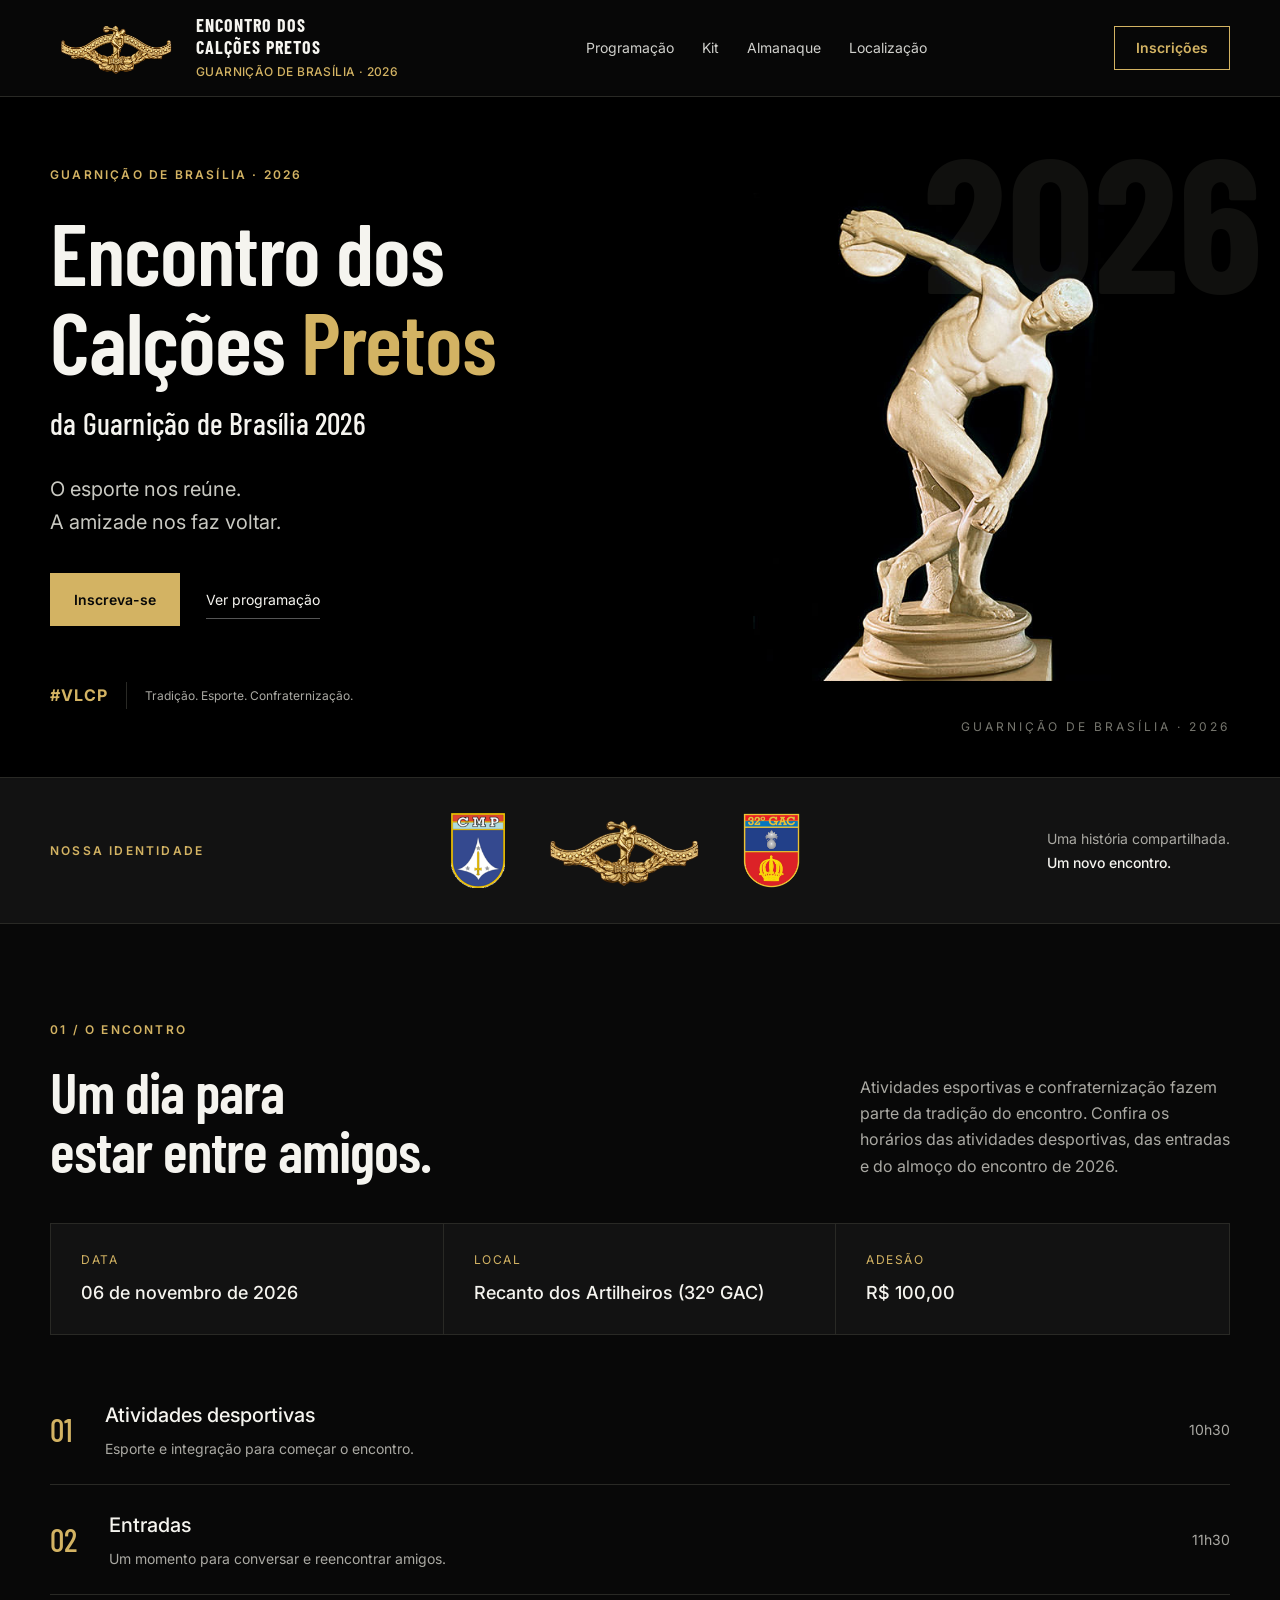
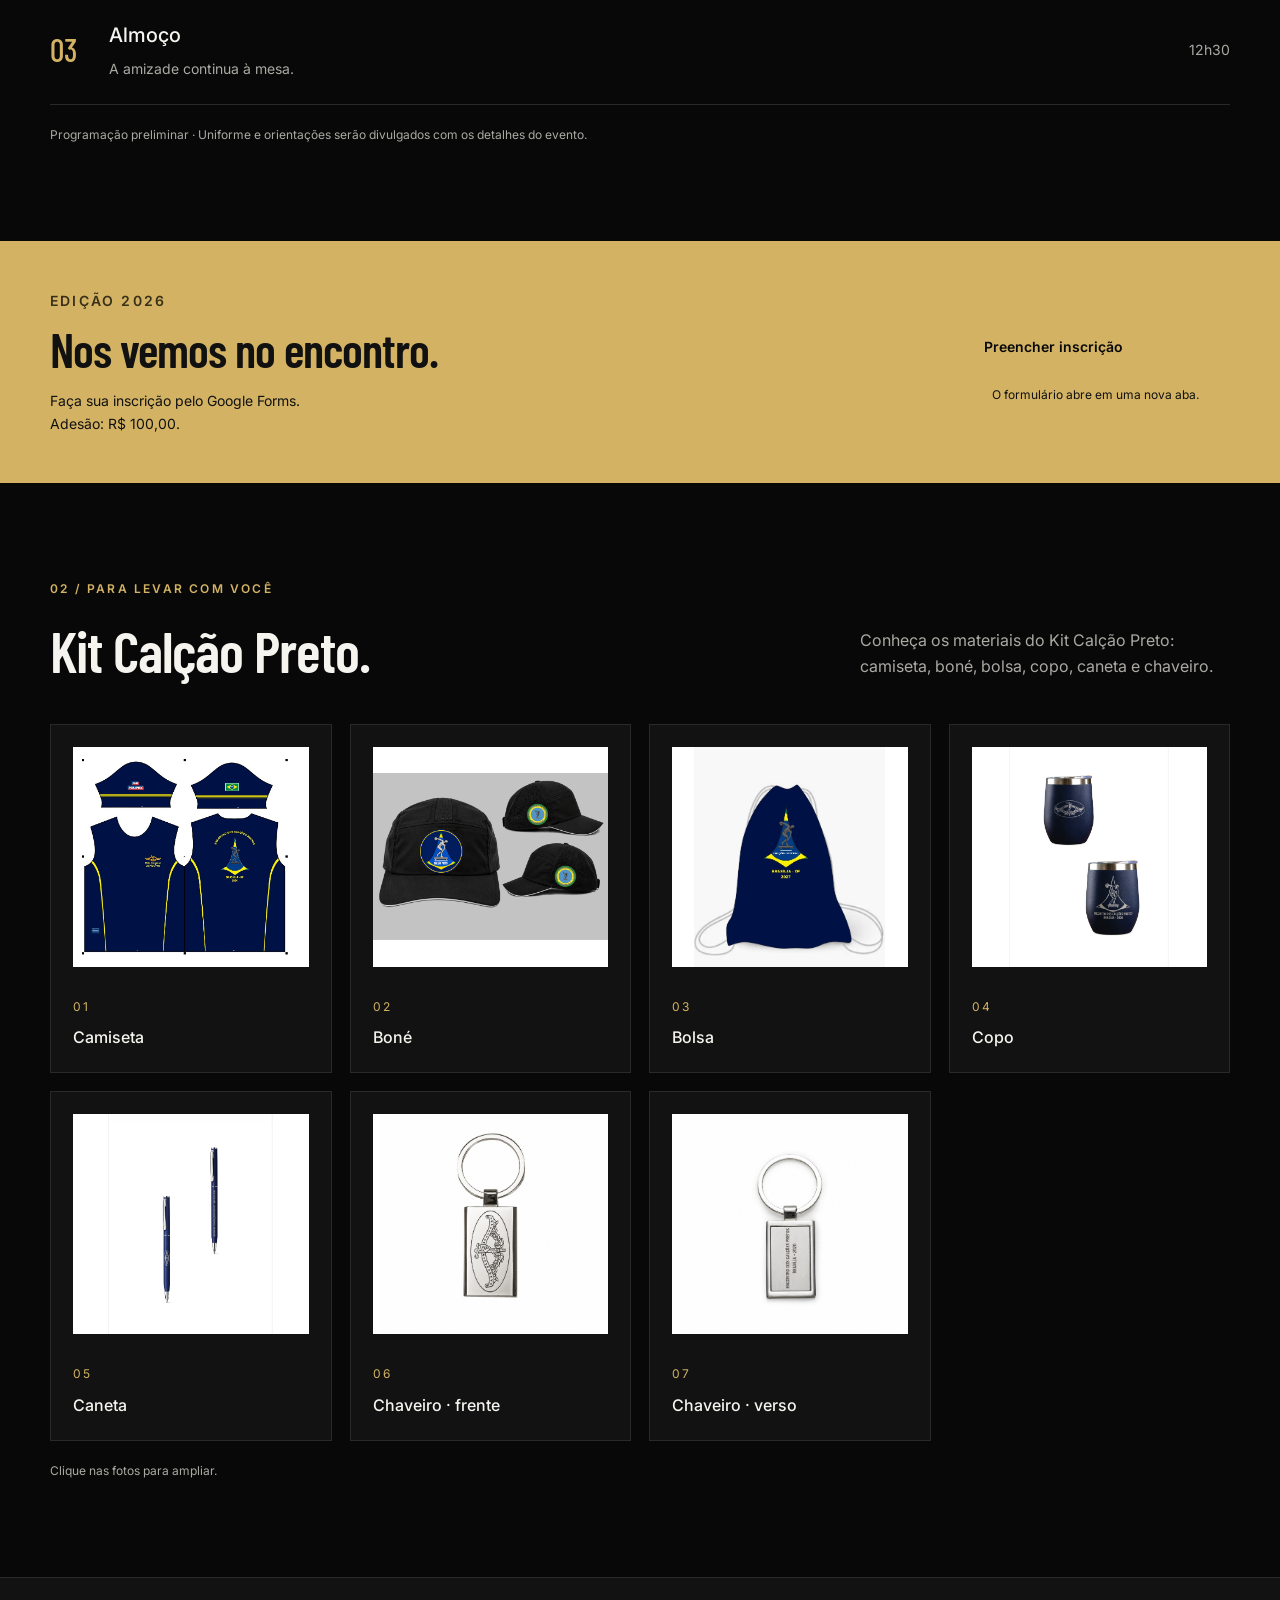
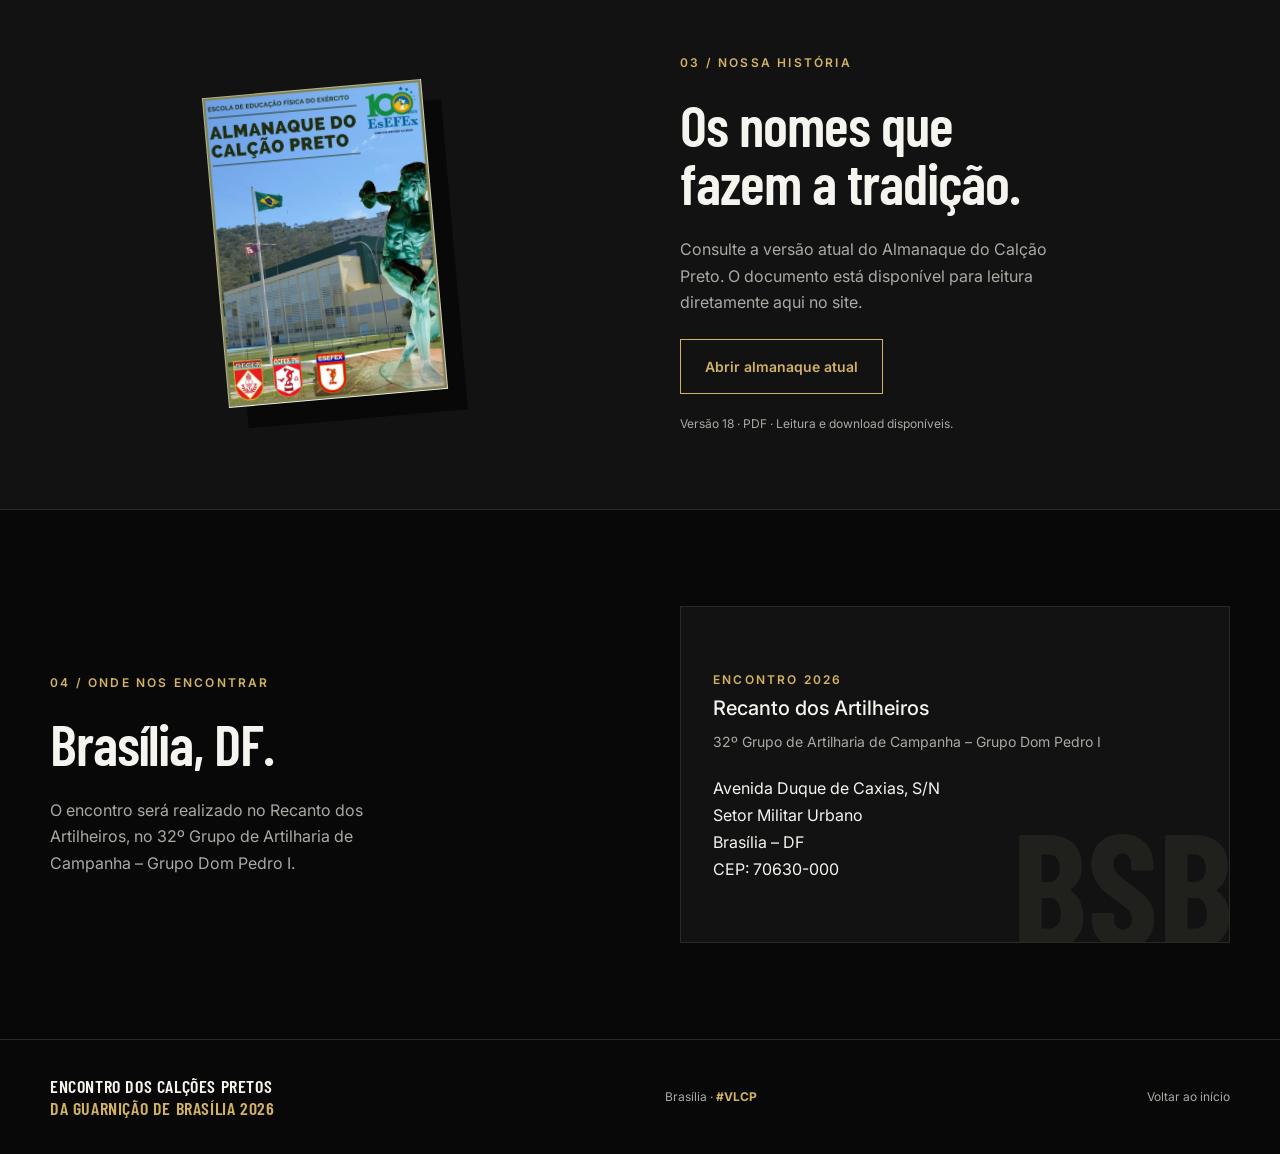
<file: index.html>
<!doctype html>
<html lang="pt-BR">
<head><meta charset="utf-8"><meta name="viewport" content="width=device-width,initial-scale=1"><meta name="theme-color" content="#080808"><title>Encontro dos Calções Pretos da Guarnição de Brasília 2026</title><meta name="description" content="Encontro dos Calções Pretos da Guarnição de Brasília 2026. Programação, inscrições, kit e almanaque."><link rel="icon" type="image/png" href="assets/breve-educacao-fisica-transparente.png"><link rel="stylesheet" href="style.css"></head>
<body>
<a class="skip" href="#conteudo">Ir para o conteúdo</a>
<header><div class="wrap header-inner"><a class="brand" href="#inicio" aria-label="Encontro dos Calções Pretos da Guarnição de Brasília 2026, início"><img class="brand-brevet" src="assets/breve-educacao-fisica-transparente.png" alt="Brevê do curso de Educação Física do Exército" width="1774" height="887"><span class="brand-name">ENCONTRO DOS<br>CALÇÕES PRETOS<span class="brand-subtitle">GUARNIÇÃO DE BRASÍLIA · 2026</span></span></a><nav aria-label="Principal"><a href="#programacao">Programação</a><a href="#kit">Kit</a><a href="#almanaque">Almanaque</a><a href="#local">Localização</a></nav><a class="header-cta" href="#inscricoes">Inscrições</a></div></header>
<main id="conteudo">
<section id="inicio" class="hero"><div class="wrap hero-grid"><div class="hero-copy"><p class="eyebrow">GUARNIÇÃO DE BRASÍLIA · 2026</p><h1>Encontro dos<br>Calções <em>Pretos</em><span class="hero-subtitle">da Guarnição de Brasília 2026</span></h1><p class="lead">O esporte nos reúne.<br>A amizade nos faz voltar.</p><div class="hero-actions"><a class="btn gold" href="https://docs.google.com/forms/d/e/1FAIpQLSf-igtCfRXwqTlZdKTroESabaCsJOHyF1tmmEmzYUtxkfRQUw/viewform?usp=dialog" target="_blank" rel="noopener noreferrer">Inscreva-se</a><a class="text-link" href="#programacao">Ver programação</a></div><div class="hero-bottom"><span class="vlcp">#VLCP</span><span>Tradição. Esporte. Confraternização.</span></div></div><div class="hero-art"><span class="art-year" aria-hidden="true">2026</span><img src="assets/discobolo.jpg" alt="Escultura do Discóbolo, símbolo do esporte" fetchpriority="high" width="800" height="600"><span class="art-caption">GUARNIÇÃO DE BRASÍLIA · 2026</span></div></div></section>
<div class="identity-strip"><div class="wrap identity-inner"><span class="eyebrow">NOSSA IDENTIDADE</span><div class="crests"><img src="assets/cmp.png" alt="Brasão do Comando Militar do Planalto" width="90" height="126"><img class="brevet" src="assets/breve-educacao-fisica-transparente.png" alt="Brevê do curso de Educação Física do Exército" width="1774" height="887"><img class="gac" src="assets/32-gac-novo.png" alt="Brasão do 32º Grupo de Artilharia de Campanha" width="431" height="579"></div><p>Uma história compartilhada.<br><strong>Um novo encontro.</strong></p></div></div>
<section id="programacao" class="section wrap"><div class="section-heading"><div><p class="eyebrow">01 / O ENCONTRO</p><h2>Um dia para<br>estar entre amigos.</h2></div><p class="section-intro">Atividades esportivas e confraternização fazem parte da tradição do encontro. Confira os horários das atividades desportivas, das entradas e do almoço do encontro de 2026.</p></div><div class="event-info"><div><span>DATA</span><strong>06 de novembro de 2026</strong></div><div><span>LOCAL</span><strong>Recanto dos Artilheiros (32º GAC)</strong></div><div><span>ADESÃO</span><strong>R$ 100,00</strong></div></div><div class="program"><article><span class="number">01</span><div><h3>Atividades desportivas</h3><p>Esporte e integração para começar o encontro.</p></div><span class="time"><time datetime="10:30">10h30</time></span></article><article><span class="number">02</span><div><h3>Entradas</h3><p>Um momento para conversar e reencontrar amigos.</p></div><span class="time"><time datetime="11:30">11h30</time></span></article><article><span class="number">03</span><div><h3>Almoço</h3><p>A amizade continua à mesa.</p></div><span class="time"><time datetime="12:30">12h30</time></span></article></div><p class="note">Programação preliminar · Uniforme e orientações serão divulgados com os detalhes do evento.</p></section>
<section id="inscricoes" class="registration"><div class="wrap registration-inner"><div><p class="eyebrow">EDIÇÃO 2026</p><h2>Nos vemos no encontro.</h2><p>Faça sua inscrição pelo Google Forms.<br>Adesão: R$ 100,00.</p></div><div class="registration-state"><a class="btn gold" href="https://docs.google.com/forms/d/e/1FAIpQLSf-igtCfRXwqTlZdKTroESabaCsJOHyF1tmmEmzYUtxkfRQUw/viewform?usp=dialog" target="_blank" rel="noopener noreferrer">Preencher inscrição</a><span class="registration-detail">O formulário abre em uma nova aba.</span></div></div></section>
<section id="kit" class="section wrap"><div class="section-heading"><div><p class="eyebrow">02 / PARA LEVAR COM VOCÊ</p><h2>Kit Calção Preto.</h2></div><p class="section-intro">Conheça os materiais do Kit Calção Preto: camiseta, boné, bolsa, copo, caneta e chaveiro.</p></div><div class="kit-grid"><article class="kit-card"><div class="kit-photo"><a href="assets/kit-camiseta.jpg" target="_blank" rel="noopener noreferrer" aria-label="Ampliar foto: Camiseta"><img src="assets/kit-camiseta.jpg" alt="Camiseta do Kit Calção Preto" loading="lazy"></a></div><span>01</span><h3>Camiseta</h3></article><article class="kit-card"><div class="kit-photo"><a href="assets/kit-bone-novo.png" target="_blank" rel="noopener noreferrer" aria-label="Ampliar foto: Boné"><img src="assets/kit-bone-novo.png" alt="Boné do Kit Calção Preto" loading="lazy"></a></div><span>02</span><h3>Boné</h3></article><article class="kit-card"><div class="kit-photo"><a href="assets/kit-bolsa.jpg" target="_blank" rel="noopener noreferrer" aria-label="Ampliar foto: Bolsa"><img src="assets/kit-bolsa.jpg" alt="Bolsa do Kit Calção Preto" loading="lazy"></a></div><span>03</span><h3>Bolsa</h3></article><article class="kit-card"><div class="kit-photo"><a href="assets/kit-copo.jpg" target="_blank" rel="noopener noreferrer" aria-label="Ampliar foto: Copo"><img src="assets/kit-copo.jpg" alt="Copo do Kit Calção Preto" loading="lazy"></a></div><span>04</span><h3>Copo</h3></article><article class="kit-card"><div class="kit-photo"><a href="assets/kit-caneta.jpg" target="_blank" rel="noopener noreferrer" aria-label="Ampliar foto: Caneta"><img src="assets/kit-caneta.jpg" alt="Caneta do Kit Calção Preto" loading="lazy"></a></div><span>05</span><h3>Caneta</h3></article><article class="kit-card"><div class="kit-photo"><a href="assets/kit-chaveiro-frente.jpg" target="_blank" rel="noopener noreferrer" aria-label="Ampliar foto: Chaveiro · frente"><img src="assets/kit-chaveiro-frente.jpg" alt="Chaveiro · frente do Kit Calção Preto" loading="lazy"></a></div><span>06</span><h3>Chaveiro · frente</h3></article><article class="kit-card"><div class="kit-photo"><a href="assets/kit-chaveiro-verso.jpg" target="_blank" rel="noopener noreferrer" aria-label="Ampliar foto: Chaveiro · verso"><img src="assets/kit-chaveiro-verso.jpg" alt="Chaveiro · verso do Kit Calção Preto" loading="lazy"></a></div><span>07</span><h3>Chaveiro · verso</h3></article></div><p class="note">Clique nas fotos para ampliar.</p></section>
<section id="almanaque" class="almanaque"><div class="wrap book-grid"><div class="book-art"><img src="assets/almanaque-atual.jpg" alt="Capa do Almanaque do Calção Preto, versão atual" loading="lazy" width="300" height="424"></div><div><p class="eyebrow">03 / NOSSA HISTÓRIA</p><h2>Os nomes que<br>fazem a tradição.</h2><p>Consulte a versão atual do Almanaque do Calção Preto. O documento está disponível para leitura diretamente aqui no site.</p><a class="btn outline" href="almanaque.html">Abrir almanaque atual</a><p class="note">Versão 18 · PDF · Leitura e download disponíveis.</p></div></div></section>
<section id="local" class="section wrap location"><div><p class="eyebrow">04 / ONDE NOS ENCONTRAR</p><h2>Brasília, DF.</h2><p class="section-intro">O encontro será realizado no Recanto dos Artilheiros, no 32º Grupo de Artilharia de Campanha – Grupo Dom Pedro I.</p></div><div class="location-panel"><span class="location-monogram" aria-hidden="true">BSB</span><div><span class="eyebrow">ENCONTRO 2026</span><h3>Recanto dos Artilheiros</h3><p>32º Grupo de Artilharia de Campanha – Grupo Dom Pedro I</p><address class="venue-address">Avenida Duque de Caxias, S/N<br>Setor Militar Urbano<br>Brasília – DF<br>CEP: 70630-000</address></div></div></section>
</main><footer><div class="wrap footer-inner"><div class="footer-brand">ENCONTRO DOS CALÇÕES PRETOS<br><span>DA GUARNIÇÃO DE BRASÍLIA 2026</span></div><p>Brasília · <strong>#VLCP</strong></p><a href="#inicio">Voltar ao início</a></div></footer>
</body></html>
</file>
<file: style.css>
@import url('https://fonts.googleapis.com/css2?family=Barlow+Condensed:wght@500;600;700;800&family=Inter:wght@400;500;600;700&display=swap');
:root{--bg:#080808;--panel:#121212;--gold:#d3b363;--text:#f5f4ef;--muted:#aaa9a3;--line:#292925}*{box-sizing:border-box}html{scroll-behavior:smooth;scroll-padding-top:95px}body{margin:0;background:var(--bg);color:var(--text);font:16px/1.65 Inter,Arial,sans-serif}a{color:inherit;text-decoration:none}img{max-width:100%;display:block;height:auto}a:focus-visible{outline:3px solid var(--gold);outline-offset:6px}.wrap{width:min(1180px,calc(100% - 64px));margin-inline:auto}.skip{position:fixed;left:20px;top:-100px;background:var(--gold);color:#080808;padding:12px;z-index:20}.skip:focus{top:10px}header{position:sticky;top:0;background:#080808f5;border-bottom:1px solid var(--line);z-index:10}.header-inner{min-height:96px;display:flex;gap:32px;align-items:center;justify-content:space-between}.brand{display:flex;gap:14px;align-items:center}.brand-symbol{color:var(--gold);font:700 32px/1 'Barlow Condensed',Arial,sans-serif;border:1px solid var(--gold);padding:8px 10px}.brand-symbol span{font:600 12px/1.2 Inter,Arial,sans-serif;display:block;text-align:center;margin-top:4px}.brand-name{font:700 18px/1.2 'Barlow Condensed',Arial,sans-serif;letter-spacing:1px}nav{display:flex;gap:28px;font-size:14px;color:#d0d0cc}nav a:hover,.text-link:hover{color:var(--gold)}.header-cta{border:1px solid var(--gold);padding:9px 21px;color:var(--gold);font-size:14px;font-weight:600}.hero{overflow:hidden;background:#000}.hero-grid{display:grid;grid-template-columns:1.05fr 1fr;min-height:680px;align-items:center;position:relative}.hero-copy{position:relative;z-index:2;padding:66px 0}.eyebrow{font-size:12px;font-weight:600;letter-spacing:2.2px;color:var(--gold);margin:0 0 22px}h1,h2,h3,p{margin-top:0}h1,h2{font-family:'Barlow Condensed','Arial Narrow',Arial,sans-serif;font-weight:600;line-height:1.02;letter-spacing:-1px}h1{font-size:clamp(62px,6.8vw,104px);margin-bottom:30px}h1 em{font-style:normal;color:var(--gold)}.lead{color:#c9c9c2;font-size:20px;line-height:1.65;margin-bottom:34px}.hero-actions{display:flex;gap:26px;align-items:center;flex-wrap:wrap}.btn{display:inline-flex;align-items:center;justify-content:center;padding:15px 24px;font-size:14px;font-weight:600;transition:background .2s}.gold{background:var(--gold);color:#080808}.gold:hover{background:#e7c77b}.text-link{font-size:14px;border-bottom:1px solid #555;padding:7px 0}.hero-bottom{display:flex;gap:18px;align-items:center;margin-top:56px;color:var(--muted);font-size:12px}.vlcp{color:var(--gold);font-weight:700;font-size:16px;letter-spacing:1px;border-right:1px solid var(--line);padding-right:18px}.hero-art{position:relative;align-self:stretch;display:flex;align-items:center;justify-content:center}.hero-art img{position:relative;z-index:1;width:650px;max-width:130%;mix-blend-mode:screen}.art-year{position:absolute;top:24px;right:-32px;font:700 clamp(100px,15vw,210px)/1 'Barlow Condensed',Arial,sans-serif;color:#10100e;letter-spacing:0}.art-caption{position:absolute;bottom:40px;right:0;font-size:12px;letter-spacing:3px;color:#76766e}.identity-strip{border-block:1px solid var(--line);background:var(--panel)}.identity-inner{min-height:145px;display:flex;align-items:center;justify-content:space-between;gap:35px}.identity-inner .eyebrow{margin:0}.crests{display:flex;align-items:center;gap:35px}.crests img{height:76px;width:auto;object-fit:contain}.crests img.gac{width:auto;height:76px;border-radius:0;object-fit:contain}.identity-inner p{color:var(--muted);font-size:14px;margin:0}.identity-inner strong{color:var(--text);font-weight:500}.section{padding-block:96px}.section-heading{display:flex;justify-content:space-between;align-items:flex-end;gap:50px;margin-bottom:44px}h2{font-size:clamp(40px,4.5vw,60px);margin-bottom:0}.section-intro{max-width:370px;color:var(--muted);font-size:16px;margin-bottom:0}.event-info{display:grid;grid-template-columns:repeat(3,1fr);background:var(--panel);border:1px solid var(--line);margin-bottom:40px}.event-info>div{padding:26px 30px;border-right:1px solid var(--line)}.event-info>div:last-child{border:0}.event-info span{display:block;font-size:12px;letter-spacing:1.5px;color:var(--gold);margin-bottom:8px}.event-info strong{font-size:18px;font-weight:500}.program article{display:flex;align-items:center;gap:32px;border-bottom:1px solid var(--line);padding:24px 0}.number{font:500 32px 'Barlow Condensed',Arial,sans-serif;color:var(--gold)}h3{font-size:20px;font-weight:500;margin-bottom:5px}.program p{font-size:14px;color:var(--muted);margin:0}.time{margin-left:auto;color:var(--muted);font-size:14px}.note{font-size:12px;color:var(--muted);margin:20px 0 0}.registration{background:var(--gold);color:#111}.registration-inner{padding-block:48px;display:flex;align-items:center;justify-content:space-between;gap:40px}.registration .eyebrow{color:#393019;margin-bottom:13px}.registration h2{font-size:48px;margin-bottom:15px}.registration p{margin:0;font-size:14px}.registration-state{min-width:270px;max-width:340px}.status{display:block;background:#111;color:var(--gold);padding:18px 24px;font-weight:600;font-size:14px;text-align:center}.registration-detail{display:block;font-size:12px;margin-top:12px;text-align:center}.kit-grid{display:grid;grid-template-columns:repeat(4,1fr);gap:18px}.kit-card{background:var(--panel);border:1px solid var(--line);padding:22px}.kit-card>div{height:220px;display:flex;align-items:center;justify-content:center;margin-bottom:25px}.kit-card img{height:100%;width:100%;object-fit:contain}.kit-card>span{color:var(--gold);font-size:12px;letter-spacing:2px}.kit-card h3{font-size:16px;margin:6px 0 0}.almanaque{border-block:1px solid var(--line);background:var(--panel);overflow:hidden}.book-grid{display:grid;grid-template-columns:1fr 1fr;align-items:center;gap:80px;padding-block:75px}.book-art{display:flex;align-items:center;justify-content:center}.book-art img{width:220px;transform:rotate(-5deg);box-shadow:18px 22px 0 #080808}.book-grid h2{margin-bottom:24px}.book-grid p:not(.eyebrow):not(.note){color:var(--muted);max-width:370px}.outline{border:1px solid var(--gold);color:var(--gold);margin-top:8px}.outline:hover{background:#272116}.location{display:grid;grid-template-columns:1fr 1fr;gap:80px;align-items:center}.location h2{margin-bottom:24px}.location-panel{position:relative;border:1px solid var(--line);background:var(--panel);padding:58px 32px;overflow:hidden}.location-panel>div{position:relative;z-index:1}.location-monogram{position:absolute;right:-4px;bottom:-22px;font:700 160px/1 'Barlow Condensed',Arial,sans-serif;color:#20201c}.location-panel .eyebrow{margin-bottom:15px}.location-panel p{font-size:14px;color:var(--muted);margin-bottom:0}footer{border-top:1px solid var(--line);padding:35px 0}.footer-inner{display:flex;align-items:center;justify-content:space-between;gap:25px}.footer-brand{font:600 18px 'Barlow Condensed',Arial,sans-serif;letter-spacing:.6px}.footer-brand span{color:var(--gold);margin-left:8px}footer p,footer a{font-size:12px;color:var(--muted);margin:0}footer strong{color:var(--gold)}
@media(min-width:1500px){.hero-grid{min-height:730px}}@media(max-width:900px){nav{gap:16px}.header-inner{gap:18px}.brand-name{display:none}.hero-grid{min-height:600px}.hero-art img{max-width:155%}h1{font-size:74px}.kit-grid{grid-template-columns:repeat(2,1fr)}.section-heading{gap:32px}.identity-inner{gap:24px}.crests{gap:22px}.identity-inner .eyebrow{display:none}.book-grid,.location{gap:40px}.registration-inner{align-items:flex-start}.registration h2{font-size:40px}}
@media(max-width:600px){html{scroll-padding-top:82px}.wrap{width:calc(100% - 40px)}.header-inner{min-height:78px;gap:12px}nav{display:none}.brand-name{display:block;font-size:15px;letter-spacing:.5px}.brand-symbol{font-size:24px;padding:6px 8px}.brand-symbol span{font-size:12px}.header-cta{padding:8px 12px;font-size:12px}.hero-grid{grid-template-columns:1fr;min-height:auto}.hero-copy{padding:48px 0 0}.eyebrow{font-size:12px;letter-spacing:1.7px;margin-bottom:18px}h1{font-size:clamp(56px,14vw,80px);margin-bottom:22px}.lead{font-size:18px;margin-bottom:27px}.hero-actions{gap:20px}.btn{padding:14px 20px}.hero-bottom{margin-top:32px;gap:12px;flex-wrap:wrap}.hero-art{height:320px;margin-top:10px}.hero-art img{height:310px;width:420px;object-fit:contain;max-width:120%}.art-year{font-size:120px;top:0;right:0}.art-caption{bottom:12px;left:0;text-align:center;font-size:12px;letter-spacing:1.3px}.identity-inner{padding-block:25px;justify-content:center;flex-wrap:wrap;gap:18px}.identity-inner p{text-align:center}.crests{gap:32px}.crests img{height:62px}.crests img.gac{width:auto;height:62px}.section{padding-block:58px}.section-heading{display:block;margin-bottom:30px}h2{font-size:43px;letter-spacing:-.5px}.section-intro{margin-top:22px;max-width:none}.event-info{grid-template-columns:1fr;margin-bottom:20px}.event-info>div{border-right:0;border-bottom:1px solid var(--line);padding:17px 20px;display:flex;justify-content:space-between;align-items:center;gap:12px}.event-info span{margin:0}.event-info strong{font-size:16px}.program article{gap:18px;flex-wrap:wrap;padding:22px 0}.program article>div{width:calc(100% - 45px)}.program h3{font-size:18px}.time{margin-left:45px;font-size:12px}.registration-inner{display:block;padding-block:36px}.registration h2{font-size:40px}.registration-state{margin-top:28px;max-width:none;min-width:0}.kit-grid{gap:12px}.kit-card{padding:14px}.kit-card>div{height:160px;margin-bottom:16px}.kit-card h3{font-size:14px}.book-grid{grid-template-columns:1fr;gap:45px;padding-block:55px}.book-art img{width:185px}.book-grid>div:last-child{max-width:100%}.location{grid-template-columns:1fr;gap:28px}.location-panel{padding:40px 24px}.location-monogram{font-size:140px}.footer-inner{flex-direction:column;text-align:center;gap:15px}.footer-brand{font-size:17px}}@media(prefers-reduced-motion:reduce){html{scroll-behavior:auto}*{transition:none!important}}

/* Brevê do curso de Educação Física */
.brand-brevet{width:132px;height:58px;object-fit:contain;object-position:center;background:transparent;border-radius:0;flex-shrink:0}.crests img.brevet{width:168px;height:78px;object-fit:contain;object-position:center;background:transparent;border-radius:0}.brand-symbol{display:none}@media(max-width:900px){.brand-name{display:block;font-size:15px}.header-inner{gap:16px}nav{gap:16px}.brand-brevet{width:100px;height:48px}.crests{gap:25px}}@media(max-width:700px){nav{display:none}}@media(max-width:600px){.brand{gap:9px}.brand-brevet{width:84px;height:42px}.brand-name{font-size:13px;letter-spacing:.2px}.header-cta{font-size:12px;padding:8px 10px}.header-inner{gap:8px}.crests{gap:20px}.crests img.brevet{width:126px;height:62px}}

.brand-subtitle{display:block;font:500 12px/1.4 Inter,Arial,sans-serif;letter-spacing:.4px;color:var(--gold);margin-top:6px}.hero-subtitle{display:block;font:500 clamp(20px,2.4vw,30px)/1.35 'Barlow Condensed',Arial,sans-serif;letter-spacing:.2px;color:var(--text);margin-top:18px}.footer-brand span{margin-left:0}@media(max-width:1050px){nav{display:none}}@media(max-width:600px){.brand-subtitle{font-size:12px;letter-spacing:0;max-width:165px}.brand-brevet{width:65px}.brand-name{font-size:13px}.hero-subtitle{font-size:24px}.header-cta{padding:8px}}

.venue-address{font-style:normal;font-size:16px;line-height:1.7;color:var(--text);margin-top:22px}

.kit-photo-placeholder{border:1px dashed #45453f;background:#0c0c0b;color:var(--muted)}.kit-photo-placeholder span{font-size:14px;letter-spacing:.4px}

.kit-photo{background:#fff}.kit-photo a{display:block;width:100%;height:100%}.kit-photo img{object-fit:contain}.kit-photo a:focus-visible{outline-offset:3px}
</file>
